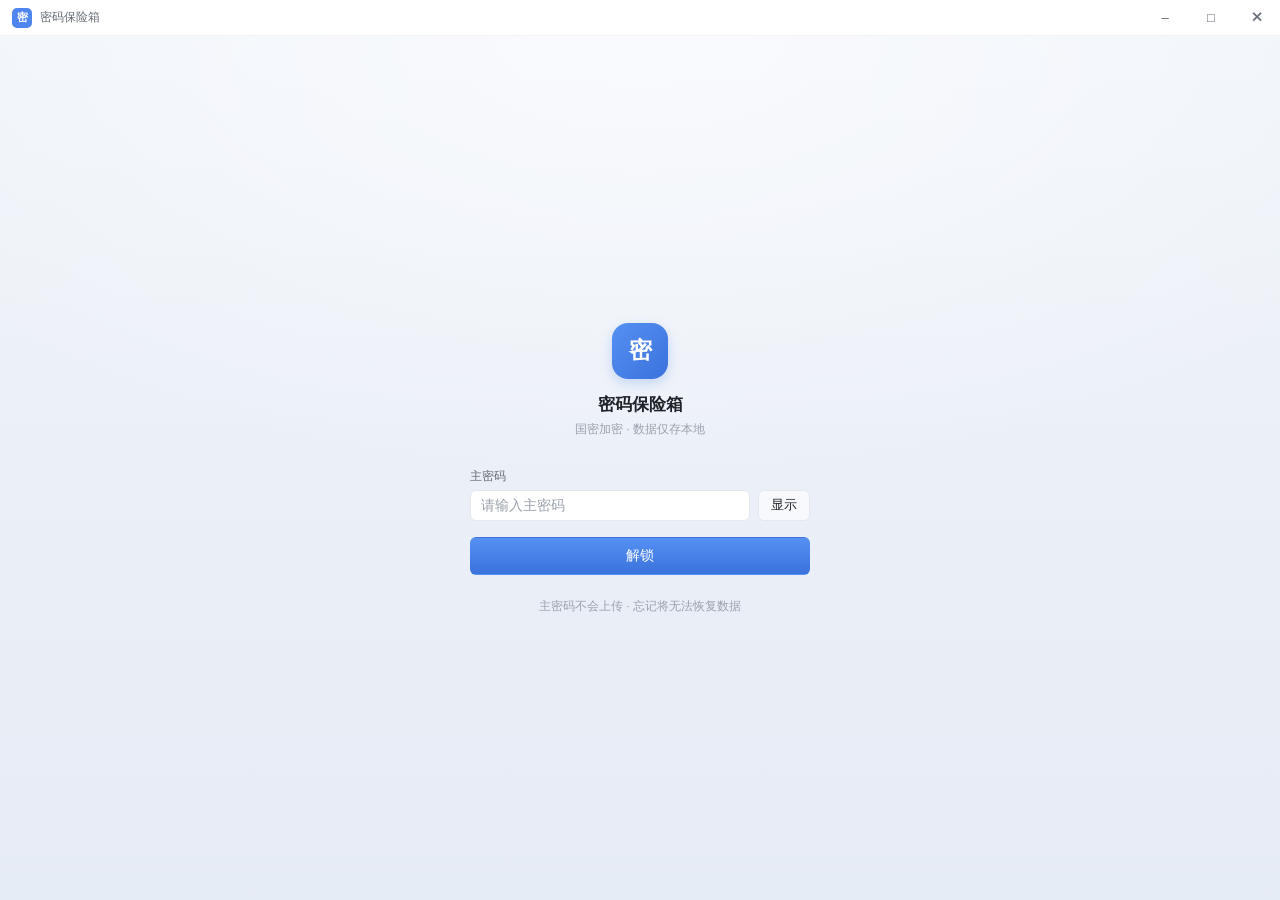
<file: password-vault/frontend/index.html>
<!DOCTYPE html>
<html lang="zh-CN">
<head>
<meta charset="UTF-8">
<meta name="viewport" content="width=device-width, initial-scale=1.0">
<title>密码保险箱</title>
<link rel="stylesheet" href="css/app.css">
</head>
<body>

<!-- 自绘窗口标题栏（无边框窗口：拖拽移动窗口，按钮控制窗口） -->
<div id="titlebar" class="titlebar">
  <div class="tb-brand">
    <span class="tb-logo">密</span>
    <span class="tb-name">密码保险箱</span>
  </div>
  <div class="tb-actions">
    <button id="tb-min" class="tb-btn" type="button" title="最小化">&#x2013;</button>
    <button id="tb-max" class="tb-btn" type="button" title="最大化">&#x25A1;</button>
    <button id="tb-close" class="tb-btn tb-close" type="button" title="关闭">&#x2715;</button>
  </div>
</div>

<!-- 解锁 / 创建屏 -->
<div id="screen-lock" class="screen">
  <div class="lock-card">
    <div class="lock-brand">
      <div class="logo">密</div>
      <h1 class="app-title">密码保险箱</h1>
      <p class="app-sub">国密加密 · 数据仅存本地</p>
    </div>

    <div id="lock-mode" class="lock-form">
      <label class="lab">主密码</label>
      <div class="input-group">
        <input id="lock-pass" type="password" class="inp" autocomplete="off" placeholder="请输入主密码">
        <button id="lock-toggle" class="btn ghost btn-sm" type="button">显示</button>
      </div>
      <button id="lock-submit" class="btn primary btn-lg" type="button">解锁</button>
      <p class="lock-note">主密码不会上传 · 忘记将无法恢复数据</p>
    </div>

    <div id="create-mode" class="lock-form hidden">
      <label class="lab">设置主密码</label>
      <div class="input-group">
        <input id="create-pass" type="password" class="inp" autocomplete="off" placeholder="至少 12 位">
        <button class="btn ghost btn-sm toggle-pass" type="button" data-target="create-pass">显示</button>
      </div>
      <label class="lab" style="margin-top:12px;">确认主密码</label>
      <div class="input-group">
        <input id="create-pass2" type="password" class="inp" autocomplete="off" placeholder="再次输入">
        <button class="btn ghost btn-sm toggle-pass" type="button" data-target="create-pass2">显示</button>
      </div>
      <button id="create-submit" class="btn primary btn-lg" type="button">创建保险箱</button>
      <p class="lock-note">主密码无法找回 · 请牢记并妥善备份库文件</p>
    </div>
  </div>
</div>

<!-- 主界面 -->
<div id="screen-main" class="screen hidden">
  <header class="topbar">
    <input id="search" class="inp search" type="text" placeholder="搜索标题或账号">
    <div class="top-actions">
      <button id="btn-backup" class="btn ghost btn-sm" type="button">备份</button>
      <button id="btn-restore" class="btn ghost btn-sm" type="button">恢复</button>
      <button id="btn-settings" class="btn ghost btn-sm" type="button">设置</button>
    </div>
  </header>
  <div class="main-body">
    <aside class="sidebar">
      <button id="btn-add" class="btn primary btn-lg" type="button">＋ 新建凭据</button>
      <ul id="entry-list" class="entry-list"></ul>
      <div class="sidebar-foot">
        <span id="entry-count" class="count">共 0 条凭据</span>
        <div class="foot-row">
          <button id="btn-trash" class="trash-btn" type="button">回收站<span id="trash-count" class="trash-count"></span></button>
          <button id="btn-lock" class="btn ghost btn-sm" type="button">锁定</button>
        </div>
      </div>
    </aside>
    <section class="detail" id="detail">
      <div id="detail-empty" class="detail-empty">从左侧选择一条凭据查看详情</div>
      <div id="detail-body" class="hidden">
        <h2 id="d-title" class="detail-title"></h2>
        <div class="detail-card">
          <div class="field">
            <span class="lab">账号</span>
            <div class="field-row">
              <span id="d-username" class="field-value"></span>
              <button class="btn ghost btn-xs copy-btn" data-field="username" type="button">复制</button>
            </div>
          </div>
          <div class="field" id="d-field-group">
            <span class="lab">分组</span>
            <div class="field-row">
              <span id="d-group" class="field-value"></span>
              <button class="btn ghost btn-xs copy-btn" data-field="group" type="button">复制</button>
            </div>
          </div>
          <div class="field" id="d-field-address">
            <span class="lab">地址</span>
            <div class="field-row">
              <span id="d-address" class="mono field-value"></span>
              <button class="btn ghost btn-xs copy-btn" data-field="address" type="button">复制</button>
            </div>
          </div>
          <div class="field" id="d-field-port">
            <span class="lab">端口</span>
            <div class="field-row">
              <span id="d-port" class="mono field-value"></span>
              <button class="btn ghost btn-xs copy-btn" data-field="port" type="button">复制</button>
            </div>
          </div>
          <div class="field" id="d-field-note">
            <span class="lab">备注</span>
            <div class="field-row">
              <span id="d-note" class="field-value"></span>
              <button class="btn ghost btn-xs copy-btn" data-field="note" type="button">复制</button>
            </div>
          </div>
          <div class="field" id="d-field-pass">
            <span class="lab">密码</span>
            <div class="password-row">
              <span id="d-password" class="mono field-value"></span>
              <button id="d-toggle" class="btn ghost btn-sm" type="button">显示</button>
              <button id="d-copy" class="btn primary btn-sm" type="button">复制密码</button>
            </div>
            <span class="field-note">复制后 30 秒自动清空剪贴板</span>
          </div>
          <div class="ops-zone">
            <button id="d-edit" class="btn ghost btn-sm" type="button">编辑凭据</button>
          </div>
          <div class="danger-zone">
            <div id="d-ops-trash" class="hidden">
              <button id="d-restore" class="btn primary btn-sm" type="button">恢复凭据</button>
              <button id="d-purge" class="btn danger" type="button">彻底删除</button>
            </div>
            <button id="d-delete" class="btn danger" type="button">删除凭据</button>
          </div>
        </div>
        <div id="d-created" class="meta"></div>
      </div>
    </section>
  </div>
</div>

<!-- 添加 / 编辑凭据弹窗 -->
<div id="modal-add" class="modal hidden">
  <div class="modal-card">
    <div class="modal-head" id="add-head">添加凭据<button id="add-close" class="modal-x" type="button">×</button></div>
    <div class="modal-body">
      <label class="lab">标题</label>
      <input id="add-title" class="inp" type="text">
      <label class="lab" style="margin-top:12px;">账号</label>
      <input id="add-username" class="inp" type="text">
      <label class="lab" style="margin-top:12px;">地址（IP / 域名，可选）</label>
      <input id="add-address" class="inp" type="text">
      <label class="lab" style="margin-top:12px;">端口（可选）</label>
      <input id="add-port" class="inp" type="text" inputmode="numeric">
      <label class="lab" style="margin-top:12px;">备注（可选）</label>
      <input id="add-note" class="inp" type="text">
      <label class="lab" style="margin-top:12px;">分组（可选）</label>
      <input id="add-group" class="inp" type="text" list="group-list">
      <datalist id="group-list"></datalist>
      <label class="lab" style="margin-top:12px;">密码</label>
      <input id="add-password" class="inp" type="password" placeholder="请输入密码">
      <div class="modal-foot">
        <button id="add-cancel" class="btn ghost" type="button">取消</button>
        <button id="add-save" class="btn primary" type="button">保存</button>
      </div>
      <p class="modal-note">保存后以 SM4-GCM 加密写入本地库文件</p>
    </div>
  </div>
</div>


<!-- 设置弹窗（修改主密码） -->
<div id="modal-settings" class="modal hidden">
  <div class="modal-card">
    <div class="modal-head">设置<button id="set-close" class="modal-x" type="button">×</button></div>
    <div class="modal-body">
      <label class="lab">当前主密码</label>
      <input id="set-old" class="inp" type="password" autocomplete="off" placeholder="请输入当前主密码">
      <label class="lab" style="margin-top:12px;">新主密码</label>
      <input id="set-new" class="inp" type="password" autocomplete="off" placeholder="至少 12 位，含大写/小写/数字/符号三类">
      <label class="lab" style="margin-top:12px;">确认新主密码</label>
      <input id="set-new2" class="inp" type="password" autocomplete="off" placeholder="再次输入新主密码">
      <div class="modal-foot">
        <button id="set-cancel" class="btn ghost" type="button">取消</button>
        <button id="set-save" class="btn primary" type="button">修改主密码</button>
      </div>
      <p class="modal-note">修改后请牢记新主密码 · 忘记将无法恢复数据</p>
    </div>
  </div>
</div>

<div id="toast" class="toast hidden"></div>

<script src="js/app.js"></script>
</body>
</html>
</file>
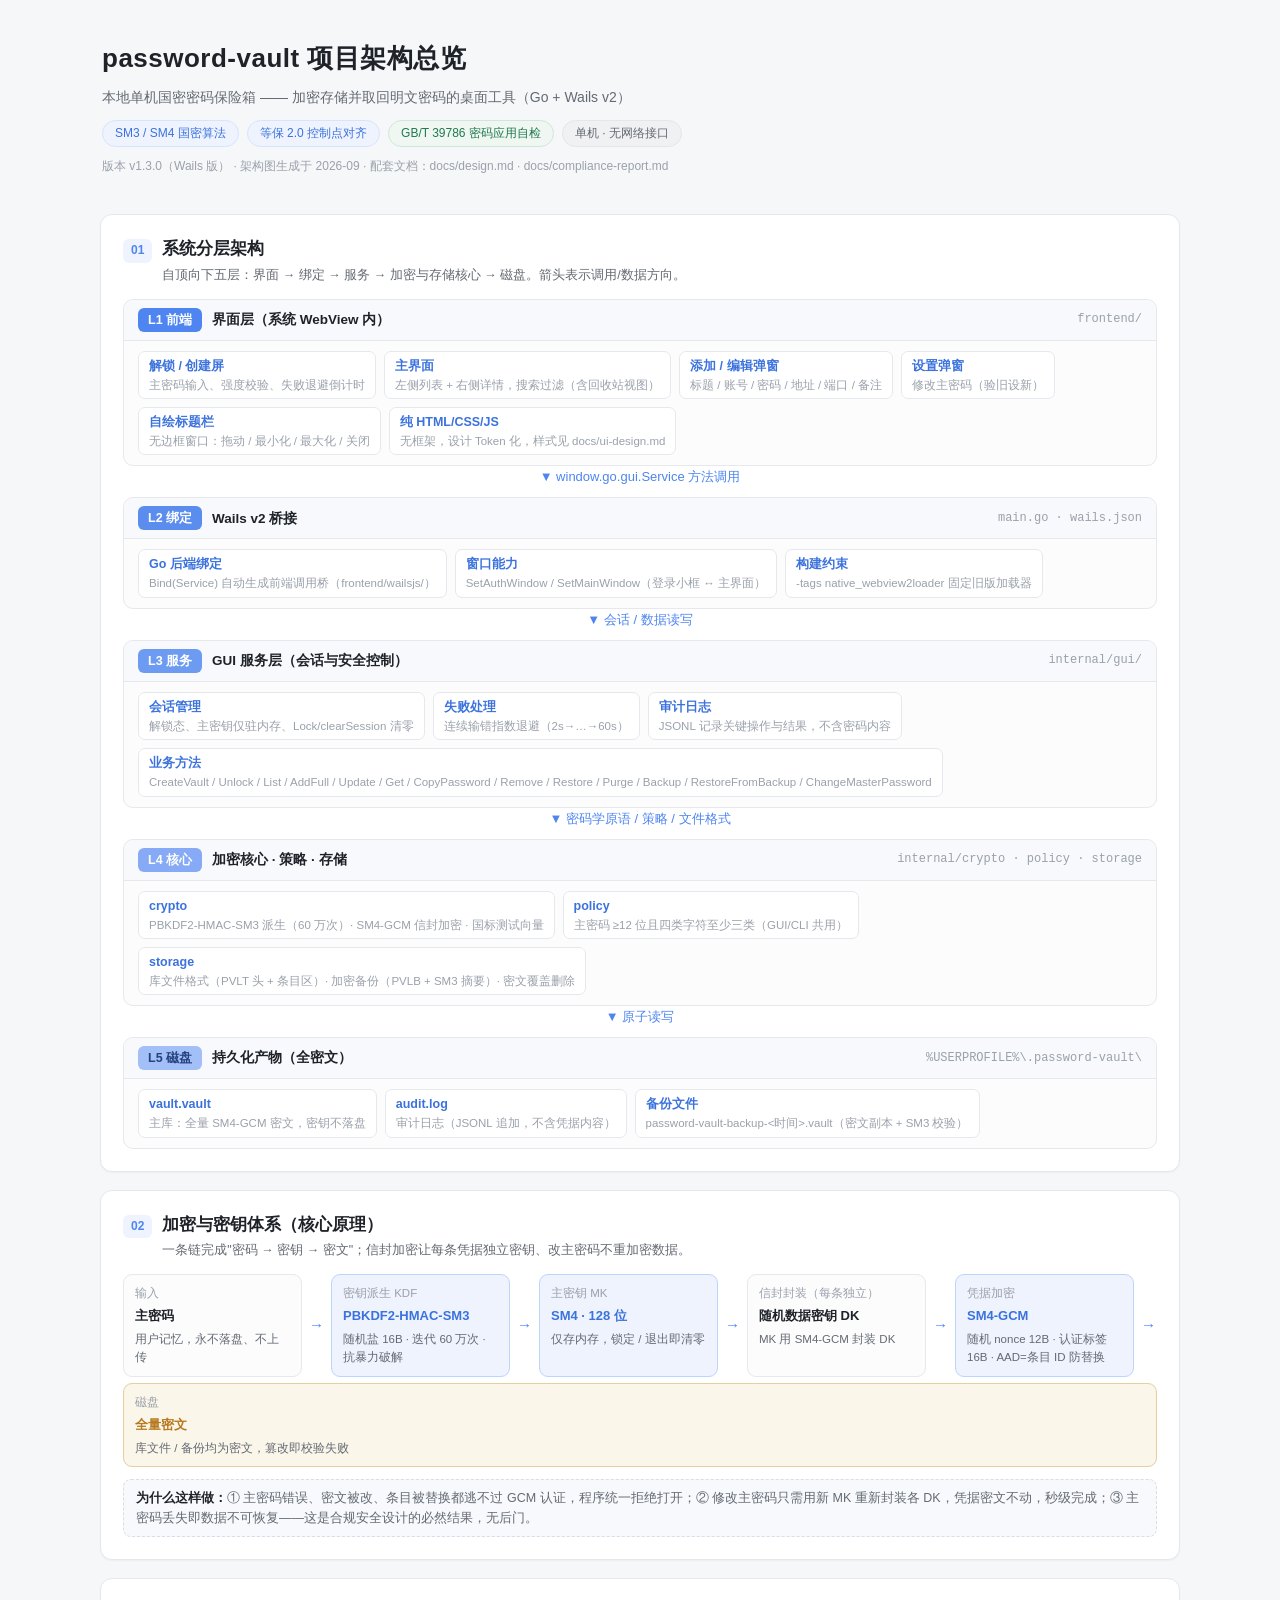
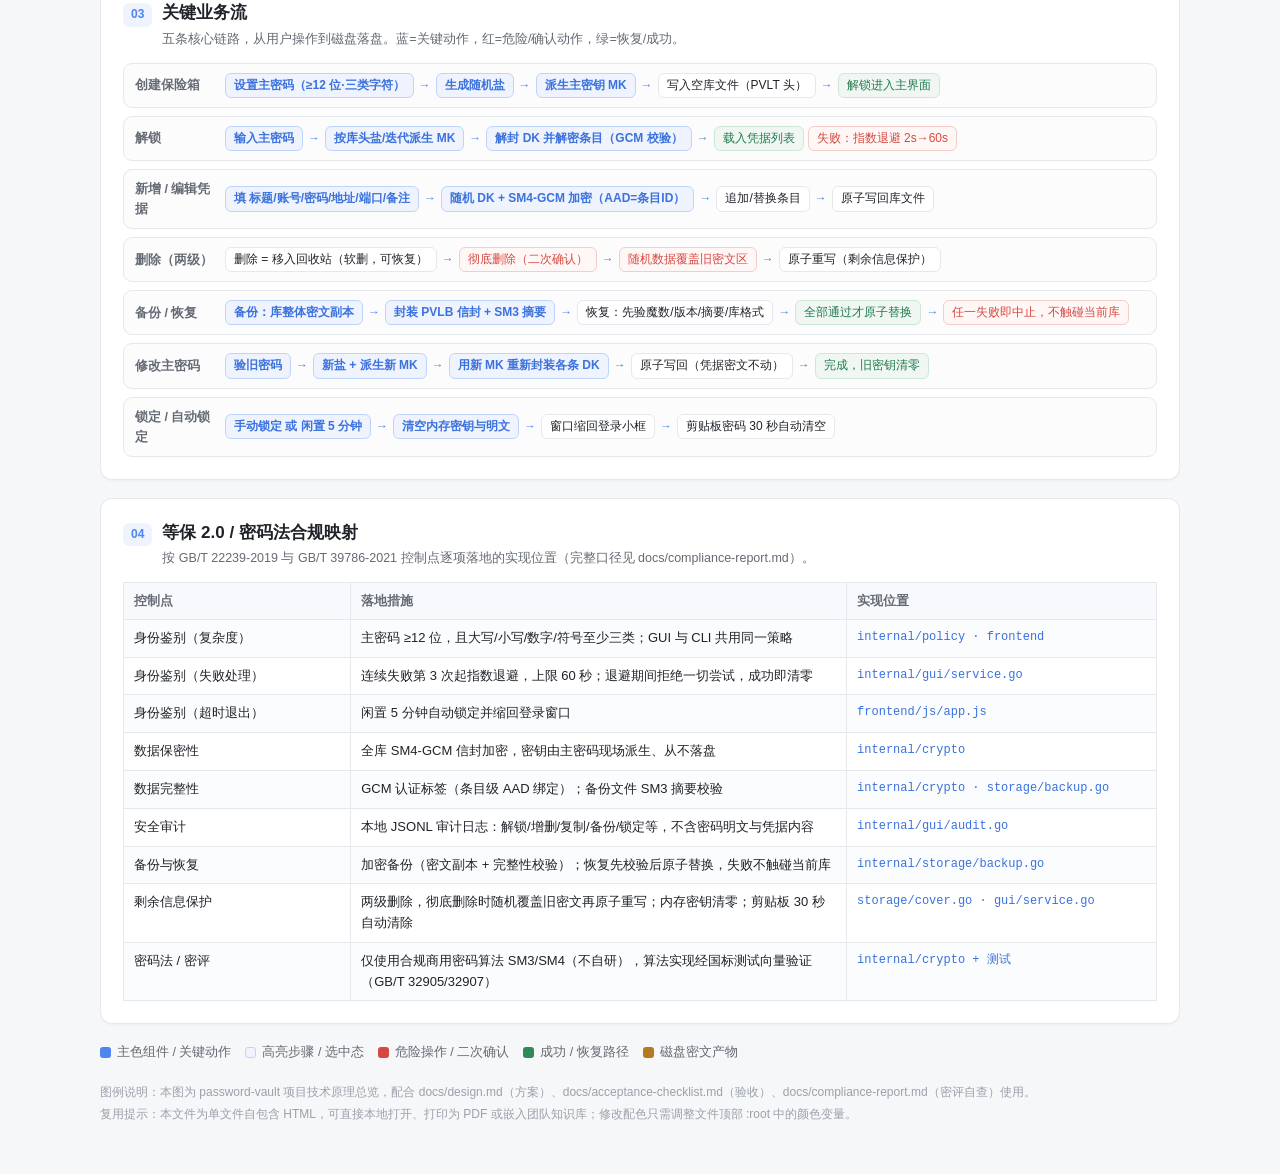
<file: password-vault/docs/密码保险箱-项目架构总览.html>
<!DOCTYPE html>
<html lang="zh-CN">
<head>
<meta charset="UTF-8">
<meta name="viewport" content="width=device-width, initial-scale=1.0">
<title>密码保险箱-项目架构总览</title>
<link rel="icon" href="data:image/svg+xml,%3Csvg xmlns='http://www.w3.org/2000/svg' viewBox='0 0 32 32'%3E%3Crect width='32' height='32' rx='7' fill='%234E85F0'/%3E%3Ctext x='16' y='22' font-size='17' font-weight='700' fill='%23fff' text-anchor='middle' font-family='sans-serif'%3E密%3C/text%3E%3C/svg%3E">
<style>
:root{
  --blue:#4E85F0; --blue-d:#3B72DD; --blue-w:#EEF3FE;
  --bg:#F6F7F9; --card:#FFFFFF; --line:#E5E8EC;
  --ink:#1F2329; --ink2:#646A73; --ink3:#9AA1AB;
  --red:#D54941; --red-w:#FFF7F6; --green:#2E8B57; --green-w:#F0F7F2;
  --amber:#B7791F; --amber-w:#FBF6EA;
}
*{box-sizing:border-box;margin:0;padding:0;}
html{scroll-behavior:auto;}
body{
  background:var(--bg); color:var(--ink);
  font-family:"Segoe UI","Microsoft YaHei UI","Microsoft YaHei",sans-serif;
  font-size:14px; line-height:1.6; padding:32px 20px 48px;
}
.wrap{max-width:1080px;margin:0 auto;}
/* 头部 */
.hero{padding:6px 2px 20px;}
.hero h1{font-size:26px;font-weight:600;letter-spacing:.5px;}
.hero .sub{color:var(--ink2);font-size:14px;margin-top:6px;}
.hero .meta{color:var(--ink3);font-size:12px;margin-top:10px;}
.hero .badges{margin-top:12px;display:flex;flex-wrap:wrap;gap:8px;}
.badge{font-size:12px;color:var(--blue-d);background:var(--blue-w);border:1px solid #D6E4FD;border-radius:20px;padding:3px 12px;}
.badge.gray{color:var(--ink2);background:#F0F1F3;border-color:#E3E6EA;}
.badge.green{color:#1F7A4D;background:var(--green-w);border-color:#CDE8D6;}
/* 图块 */
.blk{background:var(--card);border:1px solid var(--line);border-radius:12px;padding:20px 22px 22px;margin-top:18px;box-shadow:0 1px 2px rgba(31,35,41,.04);}
.blk-head{display:flex;align-items:baseline;gap:10px;margin-bottom:14px;}
.blk-num{font-size:12px;font-weight:600;color:var(--blue);background:var(--blue-w);border-radius:6px;padding:2px 8px;}
.blk-title{font-size:17px;font-weight:600;}
.blk-desc{font-size:12.5px;color:var(--ink2);margin-top:2px;}
/* 分层架构 */
.layer{border:1px solid var(--line);border-radius:10px;margin-top:10px;overflow:hidden;background:#FCFCFD;}
.layer:first-of-type{margin-top:0;}
.layer-head{display:flex;align-items:center;gap:10px;padding:8px 14px;background:#F7F9FC;border-bottom:1px solid var(--line);}
.layer-tag{font-size:12.5px;font-weight:600;color:#fff;background:var(--blue);border-radius:6px;padding:2px 10px;white-space:nowrap;}
.layer-tag.l2{background:#5B8DEF;}
.layer-tag.l3{background:#6E9BF2;}
.layer-tag.l4{background:#86AAF5;}
.layer-tag.l5{background:#A3BFF7;color:#24427F;}
.layer-name{font-size:13.5px;font-weight:600;}
.layer-path{font-size:12px;color:var(--ink3);margin-left:auto;font-family:Consolas,monospace;}
.layer-body{display:flex;flex-wrap:wrap;gap:8px;padding:10px 14px;}
.comp{font-size:12.5px;color:var(--ink);background:#fff;border:1px solid var(--line);border-radius:7px;padding:4px 10px;}
.comp b{color:var(--blue-d);font-weight:600;}
.comp .d{color:var(--ink3);font-size:11.5px;display:block;}
.arrow-down{text-align:center;color:var(--blue);font-size:13px;line-height:1;padding:4px 0;}
/* 加密流程条 */
.flow{display:flex;flex-wrap:wrap;align-items:stretch;gap:6px;margin-top:10px;}
.step{flex:1 1 150px;min-width:150px;border:1px solid var(--line);border-radius:9px;padding:9px 11px;background:#FCFCFD;position:relative;}
.step .k{font-size:11.5px;color:var(--ink3);display:block;margin-bottom:2px;}
.step .v{font-size:13px;font-weight:600;color:var(--ink);}
.step .n{font-size:11.5px;color:var(--ink2);display:block;margin-top:3px;}
.step.hl{border-color:#BFD4FB;background:var(--blue-w);}
.step.hl .v{color:var(--blue-d);}
.step.sec{border-color:#E4CF9F;background:var(--amber-w);}
.step.sec .v{color:var(--amber);}
.fa{display:flex;align-items:center;color:var(--blue);font-weight:700;font-size:15px;padding:0 1px;}
.fa.small{font-size:12px;color:var(--ink3);}
.note{font-size:12.5px;color:var(--ink2);background:#F7F9FC;border:1px dashed #D8DEE6;border-radius:8px;padding:8px 12px;margin-top:12px;}
.note b{color:var(--ink);}
/* 业务流 */
.bflow{margin-top:12px;}
.bflow-item{border:1px solid var(--line);border-radius:9px;padding:9px 11px;margin-top:8px;background:#FCFCFD;}
.bflow-item:first-of-type{margin-top:0;}
.bflow-name{font-size:12.5px;font-weight:600;color:var(--ink2);width:86px;flex:none;}
.bflow-row{display:flex;align-items:center;gap:4px;flex-wrap:wrap;}
.bflow-row .fa{font-size:12px;}
.bstep{font-size:12px;background:#fff;border:1px solid var(--line);border-radius:6px;padding:2px 8px;white-space:nowrap;}
.bstep.act{border-color:#BFD4FB;background:var(--blue-w);color:var(--blue-d);font-weight:600;}
.bstep.risk{border-color:#F3CDC8;background:var(--red-w);color:var(--red);}
.bstep.ok{border-color:#CDE8D6;background:var(--green-w);color:#1F7A4D;}
/* 合规表 */
table{width:100%;table-layout:fixed;border-collapse:collapse;margin-top:10px;font-size:13px;}
th{background:#F7F9FC;color:var(--ink2);font-weight:600;text-align:left;padding:8px 10px;border:1px solid var(--line);font-size:12.5px;}
td{padding:8px 10px;border:1px solid var(--line);color:var(--ink);vertical-align:top;}
td.mono{font-family:Consolas,monospace;font-size:12px;color:var(--blue-d);}
tr:nth-child(even) td{background:#FBFCFD;}
/* 图例与底部 */
.legend{display:flex;flex-wrap:wrap;gap:14px;margin-top:18px;font-size:12.5px;color:var(--ink2);}
.legend .it{display:flex;align-items:center;gap:6px;}
.dot{width:11px;height:11px;border-radius:3px;display:inline-block;}
.dot.blue{background:var(--blue);} .dot.bluew{background:var(--blue-w);border:1px solid #BFD4FB;}
.dot.red{background:var(--red);} .dot.green{background:var(--green);} .dot.amber{background:var(--amber);}
.foot{margin-top:20px;color:var(--ink3);font-size:12px;line-height:1.8;}
@media (max-width:720px){
  .layer-path{display:none;}
  .bflow-name{width:100%;margin-bottom:4px;}
  .step{flex:1 1 100%;}
  .bflow-row{flex-wrap:wrap;}
}
</style>
</head>
<body>
<div class="wrap">

  <div class="hero">
    <h1>password-vault 项目架构总览</h1>
    <div class="sub">本地单机国密密码保险箱 —— 加密存储并取回明文密码的桌面工具（Go + Wails v2）</div>
    <div class="badges">
      <span class="badge">SM3 / SM4 国密算法</span>
      <span class="badge">等保 2.0 控制点对齐</span>
      <span class="badge green">GB/T 39786 密码应用自检</span>
      <span class="badge gray">单机 · 无网络接口</span>
    </div>
    <div class="meta">版本 v1.3.0（Wails 版） · 架构图生成于 2026-09 · 配套文档：docs/design.md · docs/compliance-report.md</div>
  </div>

  <!-- ===== 01 系统分层架构 ===== -->
  <div class="blk">
    <div class="blk-head"><span class="blk-num">01</span><div><div class="blk-title">系统分层架构</div><div class="blk-desc">自顶向下五层：界面 → 绑定 → 服务 → 加密与存储核心 → 磁盘。箭头表示调用/数据方向。</div></div></div>

    <div class="layer">
      <div class="layer-head"><span class="layer-tag">L1 前端</span><span class="layer-name">界面层（系统 WebView 内）</span><span class="layer-path">frontend/</span></div>
      <div class="layer-body">
        <span class="comp"><b>解锁 / 创建屏</b><span class="d">主密码输入、强度校验、失败退避倒计时</span></span>
        <span class="comp"><b>主界面</b><span class="d">左侧列表 + 右侧详情，搜索过滤（含回收站视图）</span></span>
        <span class="comp"><b>添加 / 编辑弹窗</b><span class="d">标题 / 账号 / 密码 / 地址 / 端口 / 备注</span></span>
        <span class="comp"><b>设置弹窗</b><span class="d">修改主密码（验旧设新）</span></span>
        <span class="comp"><b>自绘标题栏</b><span class="d">无边框窗口：拖动 / 最小化 / 最大化 / 关闭</span></span>
        <span class="comp"><b>纯 HTML/CSS/JS</b><span class="d">无框架，设计 Token 化，样式见 docs/ui-design.md</span></span>
      </div>
    </div>
    <div class="arrow-down">▼ window.go.gui.Service 方法调用</div>

    <div class="layer">
      <div class="layer-head"><span class="layer-tag l2">L2 绑定</span><span class="layer-name">Wails v2 桥接</span><span class="layer-path">main.go · wails.json</span></div>
      <div class="layer-body">
        <span class="comp"><b>Go 后端绑定</b><span class="d">Bind(Service) 自动生成前端调用桥（frontend/wailsjs/）</span></span>
        <span class="comp"><b>窗口能力</b><span class="d">SetAuthWindow / SetMainWindow（登录小框 ↔ 主界面）</span></span>
        <span class="comp"><b>构建约束</b><span class="d">-tags native_webview2loader 固定旧版加载器</span></span>
      </div>
    </div>
    <div class="arrow-down">▼ 会话 / 数据读写</div>

    <div class="layer">
      <div class="layer-head"><span class="layer-tag l3">L3 服务</span><span class="layer-name">GUI 服务层（会话与安全控制）</span><span class="layer-path">internal/gui/</span></div>
      <div class="layer-body">
        <span class="comp"><b>会话管理</b><span class="d">解锁态、主密钥仅驻内存、Lock/clearSession 清零</span></span>
        <span class="comp"><b>失败处理</b><span class="d">连续输错指数退避（2s→…→60s）</span></span>
        <span class="comp"><b>审计日志</b><span class="d">JSONL 记录关键操作与结果，不含密码内容</span></span>
        <span class="comp"><b>业务方法</b><span class="d">CreateVault / Unlock / List / AddFull / Update / Get / CopyPassword / Remove / Restore / Purge / Backup / RestoreFromBackup / ChangeMasterPassword</span></span>
      </div>
    </div>
    <div class="arrow-down">▼ 密码学原语 / 策略 / 文件格式</div>

    <div class="layer">
      <div class="layer-head"><span class="layer-tag l4">L4 核心</span><span class="layer-name">加密核心 · 策略 · 存储</span><span class="layer-path">internal/crypto · policy · storage</span></div>
      <div class="layer-body">
        <span class="comp"><b>crypto</b><span class="d">PBKDF2-HMAC-SM3 派生（60 万次）· SM4-GCM 信封加密 · 国标测试向量</span></span>
        <span class="comp"><b>policy</b><span class="d">主密码 ≥12 位且四类字符至少三类（GUI/CLI 共用）</span></span>
        <span class="comp"><b>storage</b><span class="d">库文件格式（PVLT 头 + 条目区）· 加密备份（PVLB + SM3 摘要）· 密文覆盖删除</span></span>
      </div>
    </div>
    <div class="arrow-down">▼ 原子读写</div>

    <div class="layer">
      <div class="layer-head"><span class="layer-tag l5">L5 磁盘</span><span class="layer-name">持久化产物（全密文）</span><span class="layer-path">%USERPROFILE%\.password-vault\</span></div>
      <div class="layer-body">
        <span class="comp"><b>vault.vault</b><span class="d">主库：全量 SM4-GCM 密文，密钥不落盘</span></span>
        <span class="comp"><b>audit.log</b><span class="d">审计日志（JSONL 追加，不含凭据内容）</span></span>
        <span class="comp"><b>备份文件</b><span class="d">password-vault-backup-&lt;时间&gt;.vault（密文副本 + SM3 校验）</span></span>
      </div>
    </div>
  </div>

  <!-- ===== 02 加密与密钥体系 ===== -->
  <div class="blk">
    <div class="blk-head"><span class="blk-num">02</span><div><div class="blk-title">加密与密钥体系（核心原理）</div><div class="blk-desc">一条链完成"密码 → 密钥 → 密文"；信封加密让每条凭据独立密钥、改主密码不重加密数据。</div></div></div>

    <div class="flow">
      <div class="step"><span class="k">输入</span><span class="v">主密码</span><span class="n">用户记忆，永不落盘、不上传</span></div>
      <div class="fa">→</div>
      <div class="step hl"><span class="k">密钥派生 KDF</span><span class="v">PBKDF2-HMAC-SM3</span><span class="n">随机盐 16B · 迭代 60 万次 · 抗暴力破解</span></div>
      <div class="fa">→</div>
      <div class="step hl"><span class="k">主密钥 MK</span><span class="v">SM4 · 128 位</span><span class="n">仅存内存，锁定 / 退出即清零</span></div>
      <div class="fa">→</div>
      <div class="step"><span class="k">信封封装（每条独立）</span><span class="v">随机数据密钥 DK</span><span class="n">MK 用 SM4-GCM 封装 DK</span></div>
      <div class="fa">→</div>
      <div class="step hl"><span class="k">凭据加密</span><span class="v">SM4-GCM</span><span class="n">随机 nonce 12B · 认证标签 16B · AAD=条目 ID 防替换</span></div>
      <div class="fa">→</div>
      <div class="step sec"><span class="k">磁盘</span><span class="v">全量密文</span><span class="n">库文件 / 备份均为密文，篡改即校验失败</span></div>
    </div>

    <div class="note">
      <b>为什么这样做：</b>① 主密码错误、密文被改、条目被替换都逃不过 GCM 认证，程序统一拒绝打开；② 修改主密码只需用新 MK 重新封装各 DK，凭据密文不动，秒级完成；③ 主密码丢失即数据不可恢复——这是合规安全设计的必然结果，无后门。
    </div>
  </div>

  <!-- ===== 03 关键业务流 ===== -->
  <div class="blk">
    <div class="blk-head"><span class="blk-num">03</span><div><div class="blk-title">关键业务流</div><div class="blk-desc">五条核心链路，从用户操作到磁盘落盘。蓝=关键动作，红=危险/确认动作，绿=恢复/成功。</div></div></div>

    <div class="bflow">
      <div class="bflow-item">
        <div class="bflow-row"><span class="bflow-name">创建保险箱</span><span class="bstep act">设置主密码（≥12 位·三类字符）</span><span class="fa">→</span><span class="bstep act">生成随机盐</span><span class="fa">→</span><span class="bstep act">派生主密钥 MK</span><span class="fa">→</span><span class="bstep">写入空库文件（PVLT 头）</span><span class="fa">→</span><span class="bstep ok">解锁进入主界面</span></div>
      </div>
      <div class="bflow-item">
        <div class="bflow-row"><span class="bflow-name">解锁</span><span class="bstep act">输入主密码</span><span class="fa">→</span><span class="bstep act">按库头盐/迭代派生 MK</span><span class="fa">→</span><span class="bstep act">解封 DK 并解密条目（GCM 校验）</span><span class="fa">→</span><span class="bstep ok">载入凭据列表</span><span class="bstep risk">失败：指数退避 2s→60s</span></div>
      </div>
      <div class="bflow-item">
        <div class="bflow-row"><span class="bflow-name">新增 / 编辑凭据</span><span class="bstep act">填 标题/账号/密码/地址/端口/备注</span><span class="fa">→</span><span class="bstep act">随机 DK + SM4-GCM 加密（AAD=条目ID）</span><span class="fa">→</span><span class="bstep">追加/替换条目</span><span class="fa">→</span><span class="bstep">原子写回库文件</span></div>
      </div>
      <div class="bflow-item">
        <div class="bflow-row"><span class="bflow-name">删除（两级）</span><span class="bstep">删除 = 移入回收站（软删，可恢复）</span><span class="fa">→</span><span class="bstep risk">彻底删除（二次确认）</span><span class="fa">→</span><span class="bstep risk">随机数据覆盖旧密文区</span><span class="fa">→</span><span class="bstep">原子重写（剩余信息保护）</span></div>
      </div>
      <div class="bflow-item">
        <div class="bflow-row"><span class="bflow-name">备份 / 恢复</span><span class="bstep act">备份：库整体密文副本</span><span class="fa">→</span><span class="bstep act">封装 PVLB 信封 + SM3 摘要</span><span class="fa">→</span><span class="bstep">恢复：先验魔数/版本/摘要/库格式</span><span class="fa">→</span><span class="bstep ok">全部通过才原子替换</span><span class="fa">→</span><span class="bstep risk">任一失败即中止，不触碰当前库</span></div>
      </div>
      <div class="bflow-item">
        <div class="bflow-row"><span class="bflow-name">修改主密码</span><span class="bstep act">验旧密码</span><span class="fa">→</span><span class="bstep act">新盐 + 派生新 MK</span><span class="fa">→</span><span class="bstep act">用新 MK 重新封装各条 DK</span><span class="fa">→</span><span class="bstep">原子写回（凭据密文不动）</span><span class="fa">→</span><span class="bstep ok">完成，旧密钥清零</span></div>
      </div>
      <div class="bflow-item">
        <div class="bflow-row"><span class="bflow-name">锁定 / 自动锁定</span><span class="bstep act">手动锁定 或 闲置 5 分钟</span><span class="fa">→</span><span class="bstep act">清空内存密钥与明文</span><span class="fa">→</span><span class="bstep">窗口缩回登录小框</span><span class="fa">→</span><span class="bstep">剪贴板密码 30 秒自动清空</span></div>
      </div>
    </div>
  </div>

  <!-- ===== 04 合规映射 ===== -->
  <div class="blk">
    <div class="blk-head"><span class="blk-num">04</span><div><div class="blk-title">等保 2.0 / 密码法合规映射</div><div class="blk-desc">按 GB/T 22239-2019 与 GB/T 39786-2021 控制点逐项落地的实现位置（完整口径见 docs/compliance-report.md）。</div></div></div>
    <table>
      <colgroup><col style="width:22%"><col style="width:48%"><col style="width:30%"></colgroup>
      <tr><th>控制点</th><th>落地措施</th><th>实现位置</th></tr>
      <tr><td>身份鉴别（复杂度）</td><td>主密码 ≥12 位，且大写/小写/数字/符号至少三类；GUI 与 CLI 共用同一策略</td><td class="mono">internal/policy · frontend</td></tr>
      <tr><td>身份鉴别（失败处理）</td><td>连续失败第 3 次起指数退避，上限 60 秒；退避期间拒绝一切尝试，成功即清零</td><td class="mono">internal/gui/service.go</td></tr>
      <tr><td>身份鉴别（超时退出）</td><td>闲置 5 分钟自动锁定并缩回登录窗口</td><td class="mono">frontend/js/app.js</td></tr>
      <tr><td>数据保密性</td><td>全库 SM4-GCM 信封加密，密钥由主密码现场派生、从不落盘</td><td class="mono">internal/crypto</td></tr>
      <tr><td>数据完整性</td><td>GCM 认证标签（条目级 AAD 绑定）；备份文件 SM3 摘要校验</td><td class="mono">internal/crypto · storage/backup.go</td></tr>
      <tr><td>安全审计</td><td>本地 JSONL 审计日志：解锁/增删/复制/备份/锁定等，不含密码明文与凭据内容</td><td class="mono">internal/gui/audit.go</td></tr>
      <tr><td>备份与恢复</td><td>加密备份（密文副本 + 完整性校验）；恢复先校验后原子替换，失败不触碰当前库</td><td class="mono">internal/storage/backup.go</td></tr>
      <tr><td>剩余信息保护</td><td>两级删除，彻底删除时随机覆盖旧密文再原子重写；内存密钥清零；剪贴板 30 秒自动清除</td><td class="mono">storage/cover.go · gui/service.go</td></tr>
      <tr><td>密码法 / 密评</td><td>仅使用合规商用密码算法 SM3/SM4（不自研），算法实现经国标测试向量验证（GB/T 32905/32907）</td><td class="mono">internal/crypto + 测试</td></tr>
    </table>
  </div>

  <!-- 图例与底部 -->
  <div class="legend">
    <span class="it"><span class="dot blue"></span>主色组件 / 关键动作</span>
    <span class="it"><span class="dot bluew"></span>高亮步骤 / 选中态</span>
    <span class="it"><span class="dot red"></span>危险操作 / 二次确认</span>
    <span class="it"><span class="dot green"></span>成功 / 恢复路径</span>
    <span class="it"><span class="dot amber"></span>磁盘密文产物</span>
  </div>
  <div class="foot">
    图例说明：本图为 password-vault 项目技术原理总览，配合 docs/design.md（方案）、docs/acceptance-checklist.md（验收）、docs/compliance-report.md（密评自查）使用。<br>
    复用提示：本文件为单文件自包含 HTML，可直接本地打开、打印为 PDF 或嵌入团队知识库；修改配色只需调整文件顶部 :root 中的颜色变量。
  </div>
</div>
</body>
</html>
</file>
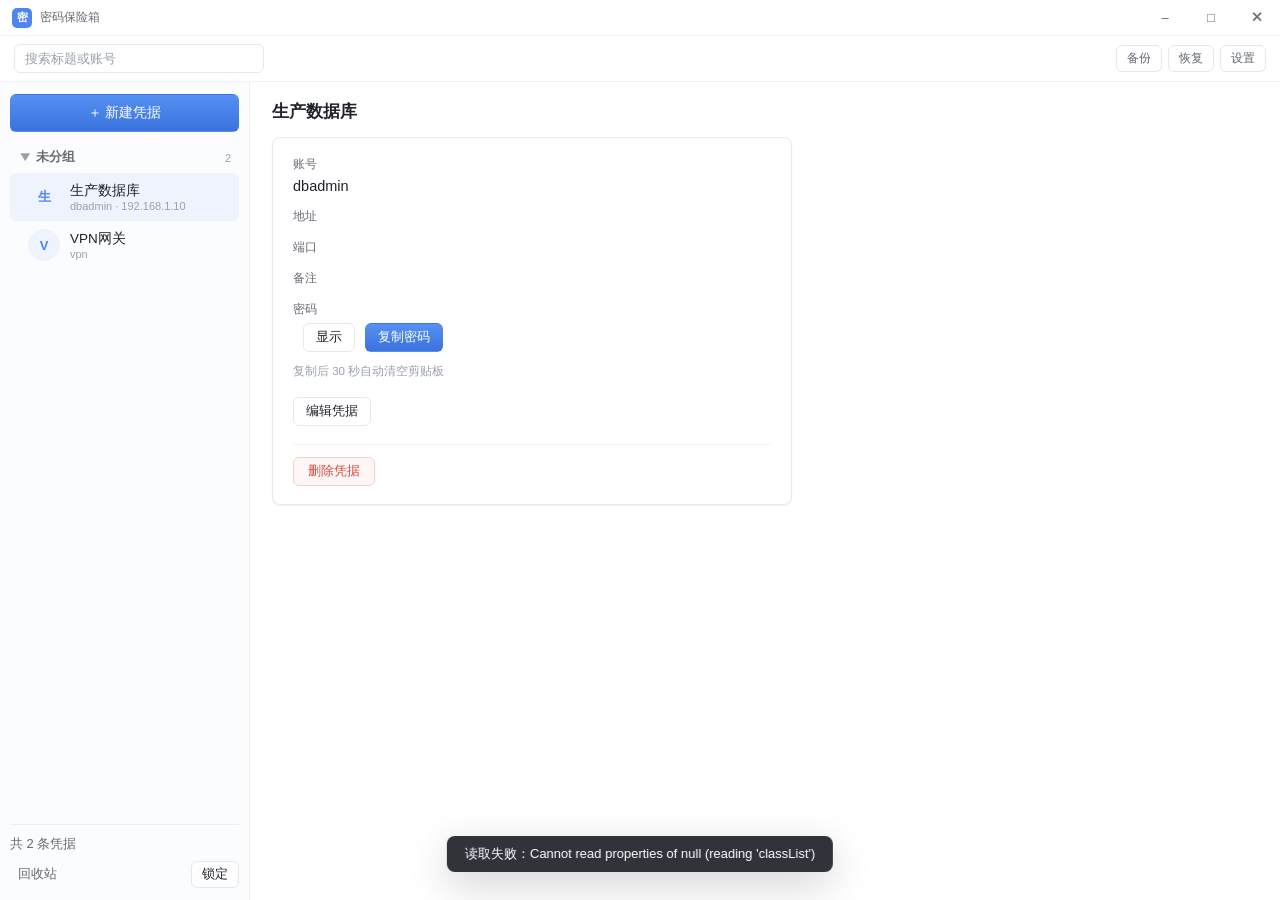
<file: password-vault/docs/mock-ver/mock-ver.html>
<!DOCTYPE html>
<html lang="zh-CN">
<head>
<meta charset="UTF-8">
<meta name="viewport" content="width=device-width, initial-scale=1.0">
<title>密码保险箱</title>
<link rel="stylesheet" href="../../frontend/css/app.css">
</head>
<body>

<!-- 自绘窗口标题栏（无边框窗口：拖拽移动窗口，按钮控制窗口） -->
<div id="titlebar" class="titlebar">
  <div class="tb-brand">
    <span class="tb-logo">密</span>
    <span class="tb-name">密码保险箱</span>
  </div>
  <div class="tb-actions">
    <button id="tb-min" class="tb-btn" type="button" title="最小化">&#x2013;</button>
    <button id="tb-max" class="tb-btn" type="button" title="最大化">&#x25A1;</button>
    <button id="tb-close" class="tb-btn tb-close" type="button" title="关闭">&#x2715;</button>
  </div>
</div>

<!-- 解锁 / 创建屏 -->
<div id="screen-lock" class="screen">
  <div class="lock-card">
    <div class="logo">密</div>
    <h1 class="app-title">密码保险箱</h1>
    <p class="app-sub">国密加密 · 数据仅存本地</p>

    <div id="lock-mode" class="lock-form">
      <label class="lab">主密码</label>
      <div class="input-group">
        <input id="lock-pass" type="password" class="inp" autocomplete="off" placeholder="请输入主密码">
        <button id="lock-toggle" class="btn ghost btn-sm" type="button">显示</button>
      </div>
      <button id="lock-submit" class="btn primary btn-lg" type="button">解锁</button>
      <p class="lock-note">主密码不会上传 · 忘记将无法恢复数据</p>
    </div>

    <div id="create-mode" class="lock-form hidden">
      <label class="lab">设置主密码</label>
      <div class="input-group">
        <input id="create-pass" type="password" class="inp" autocomplete="off" placeholder="至少 12 位">
        <button class="btn ghost btn-sm toggle-pass" type="button" data-target="create-pass">显示</button>
      </div>
      <label class="lab" style="margin-top:12px;">确认主密码</label>
      <div class="input-group">
        <input id="create-pass2" type="password" class="inp" autocomplete="off" placeholder="再次输入">
        <button class="btn ghost btn-sm toggle-pass" type="button" data-target="create-pass2">显示</button>
      </div>
      <button id="create-submit" class="btn primary btn-lg" type="button">创建保险箱</button>
      <p class="lock-note">主密码无法找回 · 请牢记并妥善备份库文件</p>
    </div>
  </div>
</div>

<!-- 主界面 -->
<div id="screen-main" class="screen hidden">
  <header class="topbar">
    <input id="search" class="inp search" type="text" placeholder="搜索标题或账号">
    <div class="top-actions">
      <button id="btn-backup" class="btn ghost btn-sm" type="button">备份</button>
      <button id="btn-restore" class="btn ghost btn-sm" type="button">恢复</button>
      <button id="btn-settings" class="btn ghost btn-sm" type="button">设置</button>
    </div>
  </header>
  <div class="main-body">
    <aside class="sidebar">
      <button id="btn-add" class="btn primary btn-lg" type="button">＋ 新建凭据</button>
      <ul id="entry-list" class="entry-list"></ul>
      <div class="sidebar-foot">
        <span id="entry-count" class="count">共 0 条凭据</span>
        <div class="foot-row">
          <button id="btn-trash" class="trash-btn" type="button">回收站<span id="trash-count" class="trash-count"></span></button>
          <button id="btn-lock" class="btn ghost btn-sm" type="button">锁定</button>
        </div>
      </div>
    </aside>
    <section class="detail" id="detail">
      <div id="detail-empty" class="detail-empty">从左侧选择一条凭据查看详情</div>
      <div id="detail-body" class="hidden">
        <h2 id="d-title" class="detail-title"></h2>
        <div class="detail-card">
          <div class="field">
            <span class="lab">账号</span>
            <span id="d-username" class="field-value"></span>
          </div>
          <div class="field" id="d-field-address">
            <span class="lab">地址</span>
            <span id="d-address" class="mono field-value"></span>
          </div>
          <div class="field" id="d-field-port">
            <span class="lab">端口</span>
            <span id="d-port" class="mono field-value"></span>
          </div>
          <div class="field" id="d-field-note">
            <span class="lab">备注</span>
            <span id="d-note" class="field-value"></span>
          </div>
          <div class="field" id="d-field-pass">
            <span class="lab">密码</span>
            <div class="password-row">
              <span id="d-password" class="mono field-value"></span>
              <button id="d-toggle" class="btn ghost btn-sm" type="button">显示</button>
              <button id="d-copy" class="btn primary btn-sm" type="button">复制密码</button>
            </div>
            <span class="field-note">复制后 30 秒自动清空剪贴板</span>
          </div>
          <div class="ops-zone">
            <button id="d-edit" class="btn ghost btn-sm" type="button">编辑凭据</button>
          </div>
          <div class="danger-zone">
            <div id="d-ops-trash" class="hidden">
              <button id="d-restore" class="btn primary btn-sm" type="button">恢复凭据</button>
              <button id="d-purge" class="btn danger" type="button">彻底删除</button>
            </div>
            <button id="d-delete" class="btn danger" type="button">删除凭据</button>
          </div>
        </div>
        <div id="d-created" class="meta"></div>
      </div>
    </section>
  </div>
</div>

<!-- 添加 / 编辑凭据弹窗 -->
<div id="modal-add" class="modal hidden">
  <div class="modal-card">
    <div class="modal-head" id="add-head">添加凭据<button id="add-close" class="modal-x" type="button">×</button></div>
    <div class="modal-body">
      <label class="lab">标题</label>
      <input id="add-title" class="inp" type="text" placeholder="例如：生产数据库">
      <label class="lab" style="margin-top:12px;">账号</label>
      <input id="add-username" class="inp" type="text" placeholder="例如：dbadmin">
      <label class="lab" style="margin-top:12px;">地址（IP / 域名，可选）</label>
      <input id="add-address" class="inp" type="text" placeholder="例如：192.168.1.10">
      <label class="lab" style="margin-top:12px;">端口（可选）</label>
      <input id="add-port" class="inp" type="text" inputmode="numeric" placeholder="例如：3306">
      <label class="lab" style="margin-top:12px;">备注（可选）</label>
      <input id="add-note" class="inp" type="text" placeholder="例如：生产环境，禁止随意变更">
      <label class="lab" style="margin-top:12px;">密码</label>
      <input id="add-password" class="inp" type="password" placeholder="请输入密码">
      <div class="modal-foot">
        <button id="add-cancel" class="btn ghost" type="button">取消</button>
        <button id="add-save" class="btn primary" type="button">保存</button>
      </div>
      <p class="modal-note">保存后以 SM4-GCM 加密写入本地库文件</p>
    </div>
  </div>
</div>


<!-- 设置弹窗（修改主密码） -->
<div id="modal-settings" class="modal hidden">
  <div class="modal-card">
    <div class="modal-head">设置<button id="set-close" class="modal-x" type="button">×</button></div>
    <div class="modal-body">
      <label class="lab">当前主密码</label>
      <input id="set-old" class="inp" type="password" autocomplete="off" placeholder="请输入当前主密码">
      <label class="lab" style="margin-top:12px;">新主密码</label>
      <input id="set-new" class="inp" type="password" autocomplete="off" placeholder="至少 12 位，含大写/小写/数字/符号三类">
      <label class="lab" style="margin-top:12px;">确认新主密码</label>
      <input id="set-new2" class="inp" type="password" autocomplete="off" placeholder="再次输入新主密码">
      <div class="modal-foot">
        <button id="set-cancel" class="btn ghost" type="button">取消</button>
        <button id="set-save" class="btn primary" type="button">修改主密码</button>
      </div>
      <p class="modal-note">修改后请牢记新主密码 · 忘记将无法恢复数据</p>
    </div>
  </div>
</div>

<div id="toast" class="toast hidden"></div>

<script src="mock-api.js"></script>
<script src="../../frontend/js/app.js"></script>
<script>
// 打桩场景：settings 设置弹窗；modal 添加弹窗；edit 编辑弹窗（预填）；默认主界面选中第一条
(function () {
  var scene = new URLSearchParams(location.search).get('scene') || 'main';
  setTimeout(function () {
    if (scene === 'settings') {
      state.unlocked = true;
      openSettings();
      return;
    }
    // 模拟解锁：进入主界面并加载列表
    state.unlocked = true;
    mainScreen.classList.remove('hidden');
    lockScreen.classList.add('hidden');
    loadAll().then(function () {
      doSearch('');
      if (scene === 'modal') {
        document.getElementById('btn-add').click();
      } else {
        selectEntry('11111111111111111111111111111111');
        if (scene === 'edit') {
          setTimeout(function () { openModal(state.detail); }, 500);
        }
      }
    });
  }, 800);
})();
</script>
</body>
</html>
</file>
<file: password-vault/frontend/css/app.css>
/* password-vault 界面样式 —— Fluent 风格（Win11 原生质感）
   设计基线：docs/ui-design.md 的 token + 自绘标题栏 + 透明/Mica 背景。
   控件趋于扁平：轻圆角、细边框、弱阴影、细滚动条、系统字体。 */
:root {
  --primary: #4E85F0;
  --primary-hover: #3B72DD;
  --primary-weak: #EEF3FE;
  --bg-card: #FFFFFF;
  --bg-panel: rgba(255, 255, 255, 0.62); /* 半透明白：叠加在 Mica 上形成毛玻璃面板 */
  --border: #E5E8EC;
  --border-soft: #EEF0F3;
  --text-primary: #1F2329;
  --text-secondary: #646A73;
  --text-weak: #9AA1AB;
  --radius-sm: 6px;
  --radius-md: 8px;
  --radius-lg: 12px;
  --shadow-card: 0 1px 2px rgba(0, 0, 0, 0.05);
  --shadow-float: 0 2px 8px rgba(0, 0, 0, 0.08);
  --shadow-modal: 0 12px 40px rgba(0, 0, 0, 0.18);
}

* { box-sizing: border-box; margin: 0; padding: 0; }

html, body {
  height: 100%;
  /* 透明背景：透出窗口 Mica（Win11）或兜底底色 */
  background: transparent;
  font-family: "Segoe UI Variable Text", "Segoe UI", "Microsoft YaHei UI", "Microsoft YaHei", sans-serif;
  font-size: 14px;
  color: var(--text-primary);
  -webkit-user-select: none;
  user-select: none;
  overflow: hidden;
}

body { display: flex; flex-direction: column; }
.hidden { display: none !important; }

/* ---------- 自绘标题栏 ---------- */
.titlebar {
  height: 36px;
  flex: none;
  display: flex;
  align-items: center;
  /* 拖动由 JS 实现（Wails 无边框窗口不支持 -webkit-app-region） */
  padding-left: 12px;
  background: var(--bg-panel);
  backdrop-filter: blur(16px);
  -webkit-backdrop-filter: blur(16px);
  border-bottom: 1px solid rgba(0, 0, 0, 0.05);
  z-index: 20;
  cursor: default;
}
.tb-brand { display: flex; align-items: center; gap: 8px; min-width: 0; }
.tb-logo {
  width: 20px; height: 20px; border-radius: 5px;
  background: var(--primary); color: #fff;
  font-size: 11px; font-weight: 700;
  display: inline-flex; align-items: center; justify-content: center;
  flex: none;
}
.tb-name { font-size: 12px; color: var(--text-secondary); white-space: nowrap; }
.tb-actions { margin-left: auto; display: flex; height: 100%; }
.tb-btn {
  width: 46px; height: 100%;
  border: none; background: transparent;
  color: var(--text-secondary);
  font-size: 13px; line-height: 1;
  cursor: pointer;
  display: flex; align-items: center; justify-content: center;
  transition: background 0.12s;
}
.tb-btn:hover { background: rgba(0, 0, 0, 0.06); }
.tb-btn:active { background: rgba(0, 0, 0, 0.10); }
.tb-close:hover { background: #E81123; color: #fff; }
.tb-close:active { background: #C50F1F; }

/* ---------- 通用控件（Fluent 化） ---------- */
.btn {
  border: 1px solid transparent;
  border-radius: var(--radius-sm);
  font-size: 13px;
  text-align: center;
  cursor: pointer;
  transition: background 0.12s, border-color 0.12s;
}
.btn:active { transform: translateY(1px); }
.btn:disabled { opacity: 0.55; cursor: not-allowed; transform: none; }
.btn.primary { background: linear-gradient(180deg, #5590F2, #3B72DD); color: #fff; }
.btn.primary:hover { background: var(--primary-hover); }
.btn.ghost {
  background: var(--bg-panel);
  color: var(--text-primary);
  border-color: var(--border);
  backdrop-filter: blur(12px);
  -webkit-backdrop-filter: blur(12px);
}
.btn.ghost:hover { background: rgba(255, 255, 255, 0.9); }
.btn-lg { padding: 9px 0; width: 100%; font-size: 14px; }
.btn-sm { padding: 5px 12px; font-size: 12.5px; }
.btn:focus-visible { outline: 2px solid var(--primary); outline-offset: 2px; }

.inp {
  border: 1px solid var(--border);
  border-radius: var(--radius-sm);
  padding: 7px 10px;
  font-size: 13.5px;
  color: var(--text-primary);
  background: var(--bg-card);
  outline: none;
  transition: border-color 0.12s;
}
.inp:focus { border-color: var(--primary); box-shadow: 0 0 0 3px rgba(78, 133, 240, 0.14); }
.inp::placeholder { color: var(--text-weak); }

.lab { font-size: 12px; color: var(--text-secondary); margin-bottom: 5px; display: block; }
.input-group { display: flex; gap: 8px; }
.input-group .inp { flex: 1; }

.mono { font-family: "Cascadia Mono", Consolas, monospace; letter-spacing: 2px; }

/* ---------- 屏幕容器 ---------- */
.screen { flex: 1; min-height: 0; display: flex; }
#screen-lock {
  /* 解锁/创建屏：整体即登录页——无卡片，品牌与表单直接浮在毛玻璃背景上，
     与窗口边框保留自然间隙（微信 PC 登录界面形态）。 */
  align-items: center;
  justify-content: center;
  background:
    radial-gradient(120% 90% at 50% 0%, rgba(255, 255, 255, 0.60) 0%, rgba(255, 255, 255, 0) 58%),
    linear-gradient(180deg, #F0F4FA 0%, #E6ECF5 100%);
  backdrop-filter: blur(20px);
  -webkit-backdrop-filter: blur(20px);
}
#screen-main { flex-direction: column; }

/* ---------- 解锁屏 ---------- */
.lock-card {
  width: 340px;
  background: transparent;
  border: none;
  border-radius: 0;
  box-shadow: none;
  backdrop-filter: none;
  -webkit-backdrop-filter: none;
  padding: 0;
  text-align: center;
}
.lock-brand { text-align: center; }
.logo {
  width: 56px; height: 56px;
  border-radius: 16px;
  background: linear-gradient(135deg, #5590F2 0%, #3B72DD 100%);
  box-shadow: 0 4px 12px rgba(78, 133, 240, 0.28);
  color: #fff;
  font-size: 23px; font-weight: 700;
  display: flex; align-items: center; justify-content: center;
  margin: 0 auto 14px;
}
.app-title { font-size: 17px; font-weight: 600; }
.app-sub { font-size: 12px; color: var(--text-weak); margin: 5px 0 30px; }
.lock-form { text-align: left; }
.lock-form .btn-lg { margin-top: 16px; }
.lock-note { font-size: 11.5px; color: var(--text-weak); margin-top: 24px; text-align: center; }

/* ---------- 主界面 ---------- */
.topbar {
  flex: none;
  display: flex; align-items: center; gap: 14px;
  padding: 8px 14px;
  background: var(--bg-panel);
  backdrop-filter: blur(16px);
  -webkit-backdrop-filter: blur(16px);
  border-bottom: 1px solid rgba(0, 0, 0, 0.05);
}
.search { width: 250px; padding: 6px 10px; font-size: 13px; }
.top-actions { margin-left: auto; display: flex; gap: 6px; }
.top-actions .btn { padding: 4px 10px; font-size: 12px; color: var(--text-secondary); }

.main-body { flex: 1; display: flex; min-height: 0; }
.sidebar {
  width: 250px;
  border-right: 1px solid rgba(0, 0, 0, 0.05);
  padding: 12px 10px;
  display: flex; flex-direction: column;
  background: rgba(248, 249, 251, 0.55);
  backdrop-filter: blur(16px);
  -webkit-backdrop-filter: blur(16px);
}
.entry-list { list-style: none; margin-top: 10px; overflow-y: auto; flex: 1; }
/* 侧边栏分组（文件夹式，可折叠） */
.group { margin-bottom: 2px; }
.group-head {
  display: flex; align-items: center; gap: 6px;
  padding: 7px 8px;
  border-radius: var(--radius-sm);
  cursor: pointer;
  font-size: 12.5px; font-weight: 600;
  color: var(--text-secondary);
  transition: background 0.12s;
  user-select: none;
}
.group-head:hover { background: rgba(0, 0, 0, 0.045); }
.group-arrow {
  display: inline-block; width: 12px; text-align: center;
  font-size: 11px; color: var(--text-weak);
  transition: transform 0.12s;
  flex: none;
}
.group.open .group-arrow { transform: rotate(90deg); }
.group-name { flex: 1; min-width: 0; white-space: nowrap; overflow: hidden; text-overflow: ellipsis; }
.group-count { font-size: 11px; color: var(--text-weak); font-weight: 400; }
.group-items { list-style: none; }
.group-items .item { padding-left: 18px; }
.group.closed .group-items { display: none; }
.item {
  display: flex; align-items: center; gap: 10px;
  padding: 8px 10px;
  border-radius: var(--radius-sm);
  cursor: pointer;
  transition: background 0.12s;
}
.item:hover { background: rgba(0, 0, 0, 0.05); }
.item.sel { background: var(--primary-weak); }
.av {
  width: 32px; height: 32px; border-radius: 50%;
  background: var(--primary-weak); color: var(--primary);
  display: flex; align-items: center; justify-content: center;
  font-size: 13px; font-weight: 600; flex: none;
}
.item-text { flex: 1; min-width: 0; }
.item-title { font-size: 13.5px; display: block; white-space: nowrap; overflow: hidden; text-overflow: ellipsis; }
.item-user { font-size: 11px; color: var(--text-weak); display: block; white-space: nowrap; overflow: hidden; text-overflow: ellipsis; }
.sidebar-foot {
  border-top: 1px solid rgba(0, 0, 0, 0.05);
  padding-top: 10px;
  color: var(--text-secondary); font-size: 13px;
}
.sidebar-foot .count { display: block; margin-bottom: 8px; }
.foot-row { display: flex; justify-content: space-between; align-items: center; }
.sidebar-foot .btn { padding: 4px 10px; font-size: 12.5px; }
.trash-btn {
  border: none; background: none; cursor: pointer;
  font-size: 12.5px; color: var(--text-secondary);
  padding: 4px 8px; border-radius: var(--radius-sm);
  transition: background 0.12s;
}
.trash-btn:hover { background: rgba(0, 0, 0, 0.05); }
.trash-btn.on { color: var(--primary); background: var(--primary-weak); font-weight: 600; }
.trash-count { margin-left: 4px; font-size: 11px; color: var(--text-weak); }

.detail { flex: 1; padding: 18px 22px; overflow-y: auto; background: transparent; }
.detail-empty {
  color: var(--text-weak);
  font-size: 14px;
  margin-top: 40%;
  text-align: center;
}
.detail-title { font-size: 17px; font-weight: 600; }
.detail-card {
  margin-top: 14px;
  background: var(--bg-card); /* 白色浮起卡片：质感来自透明底上的白卡与柔和阴影 */
  border: 1px solid var(--border);
  border-radius: var(--radius-md);
  box-shadow: var(--shadow-card);
  padding: 18px 20px;
  max-width: 520px;
}
.field { margin-bottom: 14px; }
.field-value { font-size: 14.5px; }
.field-row { display: flex; align-items: center; gap: 10px; }
.field-row .field-value { flex: 1; min-width: 0; }
.btn-xs { padding: 3px 10px; font-size: 11.5px; }
.copy-btn { flex: none; color: var(--text-secondary); }
.password-row { display: flex; align-items: center; gap: 10px; }
.password-row .btn { padding: 5px 12px; font-size: 12.5px; }
.field-note { display: block; font-size: 11.5px; color: var(--text-weak); margin-top: 12px; }
.meta { margin-top: 14px; font-size: 12px; color: var(--text-weak); }
.ops-zone { margin-top: 18px; display: flex; }
.danger-zone { border-top: 1px solid var(--border-soft); margin-top: 18px; padding-top: 12px; display: flex; gap: 10px; }
.btn.danger {
  background: #FFF7F6; color: #D54941;
  border: 1px solid #F3CDC8;
  padding: 5px 14px; font-size: 12.5px;
}
.btn.danger:hover { background: #FDECEA; }
.btn.danger.armed { background: #D54941; color: #fff; border-color: #D54941; }
/* 恢复按钮确认态：红底警示（同删除确认） */
.btn.armed { background: #D54941; color: #fff; border-color: #D54941; }

/* ---------- 弹窗 ---------- */
.modal {
  position: fixed; inset: 0;
  background: rgba(31, 35, 41, 0.30);
  display: flex; align-items: center; justify-content: center;
  z-index: 50;
}
.modal-card {
  width: 440px;
  max-height: calc(100vh - 80px);
  overflow-y: auto;
  background: var(--bg-card);
  border-radius: var(--radius-md);
  box-shadow: var(--shadow-modal);
}
.modal-head {
  display: flex; align-items: center; justify-content: space-between;
  padding: 12px 16px;
  border-bottom: 1px solid var(--border-soft);
  font-size: 13.5px; font-weight: 600;
}
.modal-x { border: none; background: none; font-size: 16px; color: var(--text-weak); cursor: pointer; }
.modal-body { padding: 18px 24px 20px; }
.modal-body .inp { width: 100%; }
.modal-foot { display: flex; justify-content: flex-end; gap: 10px; margin-top: 20px; }
.modal-foot .btn { padding: 8px 18px; }
.modal-note { font-size: 11.5px; color: var(--text-weak); margin-top: 12px; }

/* ---------- 细滚动条（Fluent 风格） ---------- */
::-webkit-scrollbar { width: 8px; height: 8px; }
::-webkit-scrollbar-thumb { background: rgba(0, 0, 0, 0.16); border-radius: 4px; }
::-webkit-scrollbar-thumb:hover { background: rgba(0, 0, 0, 0.26); }
::-webkit-scrollbar-track { background: transparent; }

/* ---------- Toast ---------- */
.toast {
  position: fixed;
  left: 50%; bottom: 28px;
  transform: translateX(-50%);
  background: rgba(31, 35, 41, 0.92);
  color: #fff;
  font-size: 13px;
  padding: 9px 18px;
  border-radius: 8px;
  box-shadow: var(--shadow-modal);
  z-index: 100;
  backdrop-filter: blur(8px);
  -webkit-backdrop-filter: blur(8px);
}
</file>
